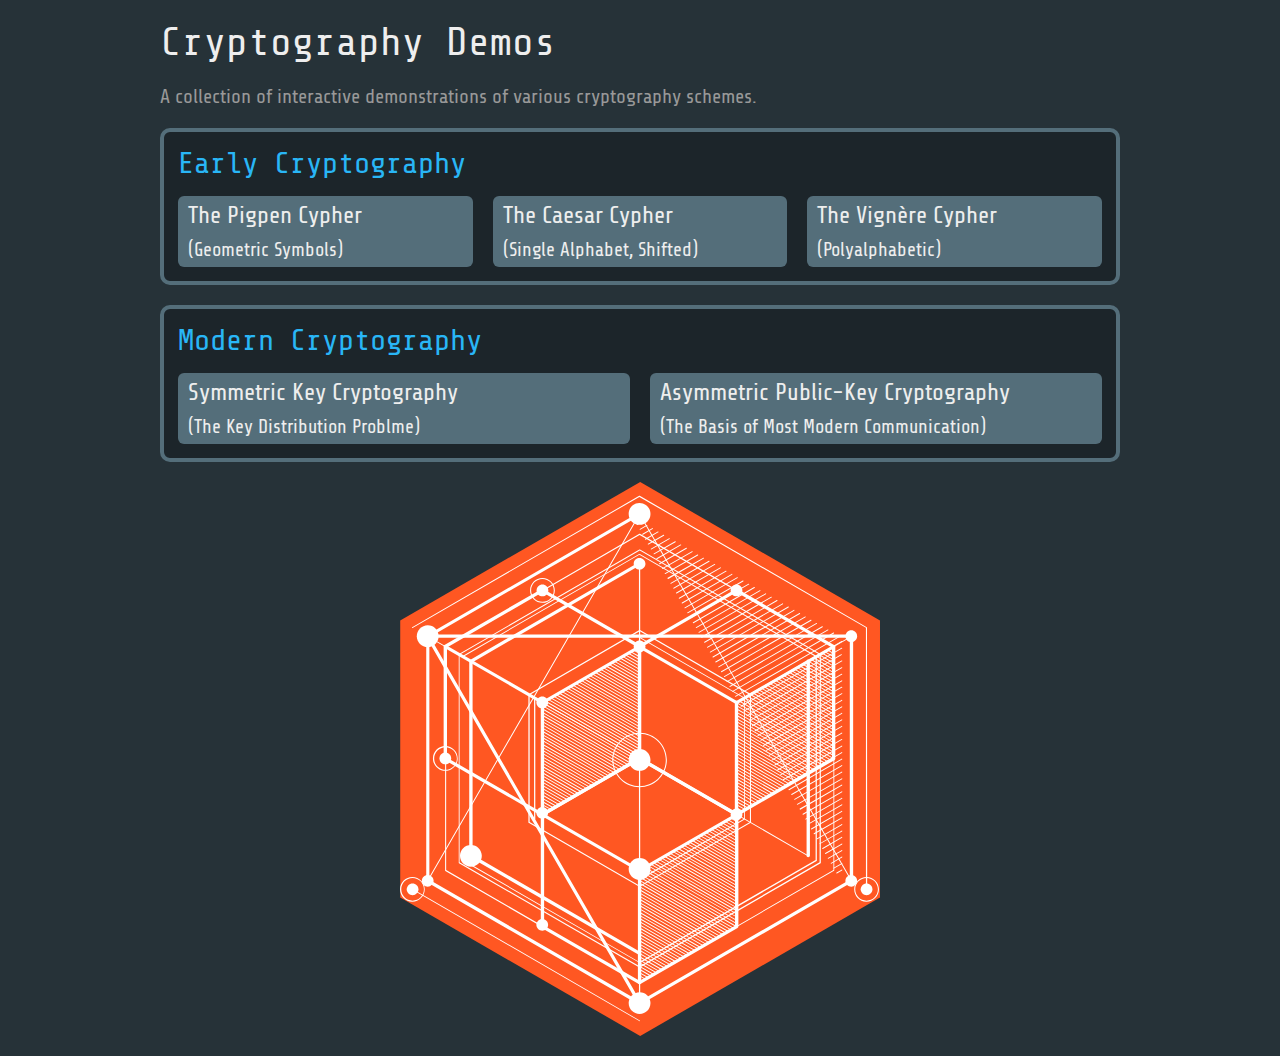
<file: index.html>
<!doctype html>

<html lang="en">

<head>
    <meta charset="utf-8">
    <meta name="viewport" content="width=device-width, initial-scale=1">
    <title>Cryptography Demos</title>
    <link rel="stylesheet" href="css/reset.css">
    <link rel="stylesheet" href="css/styles.css">
</head>

<body class="home">

    <header id="mainheader">
        <h1>Cryptography Demos</h1>
        <p class="sub-heading">A collection of interactive demonstrations of various cryptography schemes.</p>
    </header>

    <nav id="mainnav">

        <section id="basic-schemes" class="group">
            <h2>Early Cryptography</h2>
            <ul>
                <li><a href="pigpen.html">The Pigpen Cypher <span class="note">(Geometric Symbols)</span></a></li>
                <li><a href="caesar.html">The Caesar Cypher <span class="note">(Single Alphabet, Shifted)</span></a></li>
                <li><a href="vignere.html">The Vignère Cypher <span class="note">(Polyalphabetic)</span></a></li>
            </ul>
        </section>

        <section id="modern-schemes" class="group">
            <h2>Modern Cryptography</h2>
            <ul>
                <li><a href="symmetric.html">Symmetric Key Cryptography <span class="note">(The Key Distribution Problme)</span></a></li>
                <li><a href="asymmetric.html">Asymmetric Public-Key Cryptography <span class="note">(The Basis of Most Modern Communication)</span></a></li>
            </ul>
        </section>

    </nav>

    <main>
        <img src="images/cryptography.svg" alt="Crypto Symbol">
    </main>

</body>

</html>
</file>
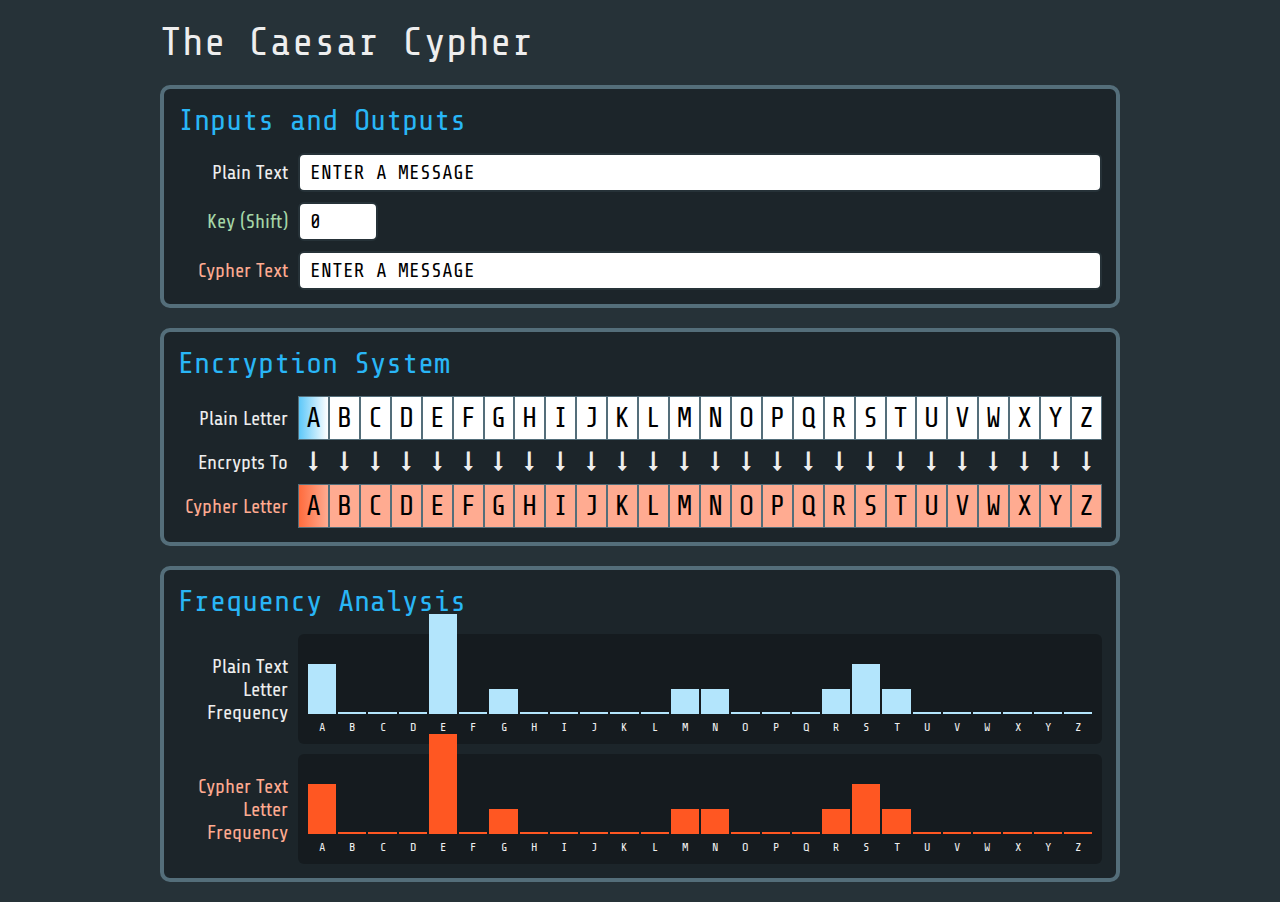
<file: caesar.html>
<!doctype html>

<html lang="en">

<head>
    <meta charset="utf-8">
    <meta name="viewport" content="width=device-width, initial-scale=1">
    <title>The Caesar Cypher</title>
    <link rel="stylesheet" href="css/reset.css">
    <link rel="stylesheet" href="css/fontello.css">
    <link rel="stylesheet" href="css/styles.css">
</head>

<body onload="setup( CAESAR );">

    <header id="mainheader">
        <h1>The Caesar Cypher</h1>

        <section id="inputs">
            <h2>Inputs and Outputs</h2>

            <div id="plaintext" class="group">
                <h3>Plain Text</h3>
                <input type="text" id="plaintext-text">
            </div>

            <div id="options" class="group">
                <h3 class="key">Key (Shift)</h3>
                <input type="number" id="key-value" value="0" min="0" max="25">
            </div>
        
            <div id="cyphertext" class="group">
                <h3 class="cypher">Cypher Text</h3>
                <input type="text" id="cyphertext-text">
            </div>
        </section>
    </header>

    <main>
        <section id="encryption">
            <h2>Encryption System</h2>
            
            <div id="crypt-plaintext" class="group block">
                <h3>Plain Letter</h3>
                <div id="plaintext-chars" class="grid"></div>
            </div>

            <div id="crypt-mapping" class="group block">
                <h3 id="mapping-direction">Encrypts To</h3>
                <div id="mapping" class="grid"></div>
            </div>

            <div id="crypt-cyphertext" class="group block">
                <h3 class="cypher">Cypher Letter</h3>
                <div id="cyphertext-chars" class="grid"></div>
            </div>
        </section>

        <section id="inputs">
            <h2>Frequency Analysis</h2>

            <div id="plaintext-freq" class="group">
                <h3>Plain Text Letter Frequency</h3>
                <div id="plaintext-chart" class="chart"></div>
            </div>

            <div id="cyphertext-freq" class="group">
                <h3 class="cypher">Cypher Text Letter Frequency</h3>
                <div id="cyphertext-chart" class="chart"></div>
            </div>
        </section>
    </main>

    <script src="js/crypt.js"></script>

</body>

</html>
</file>
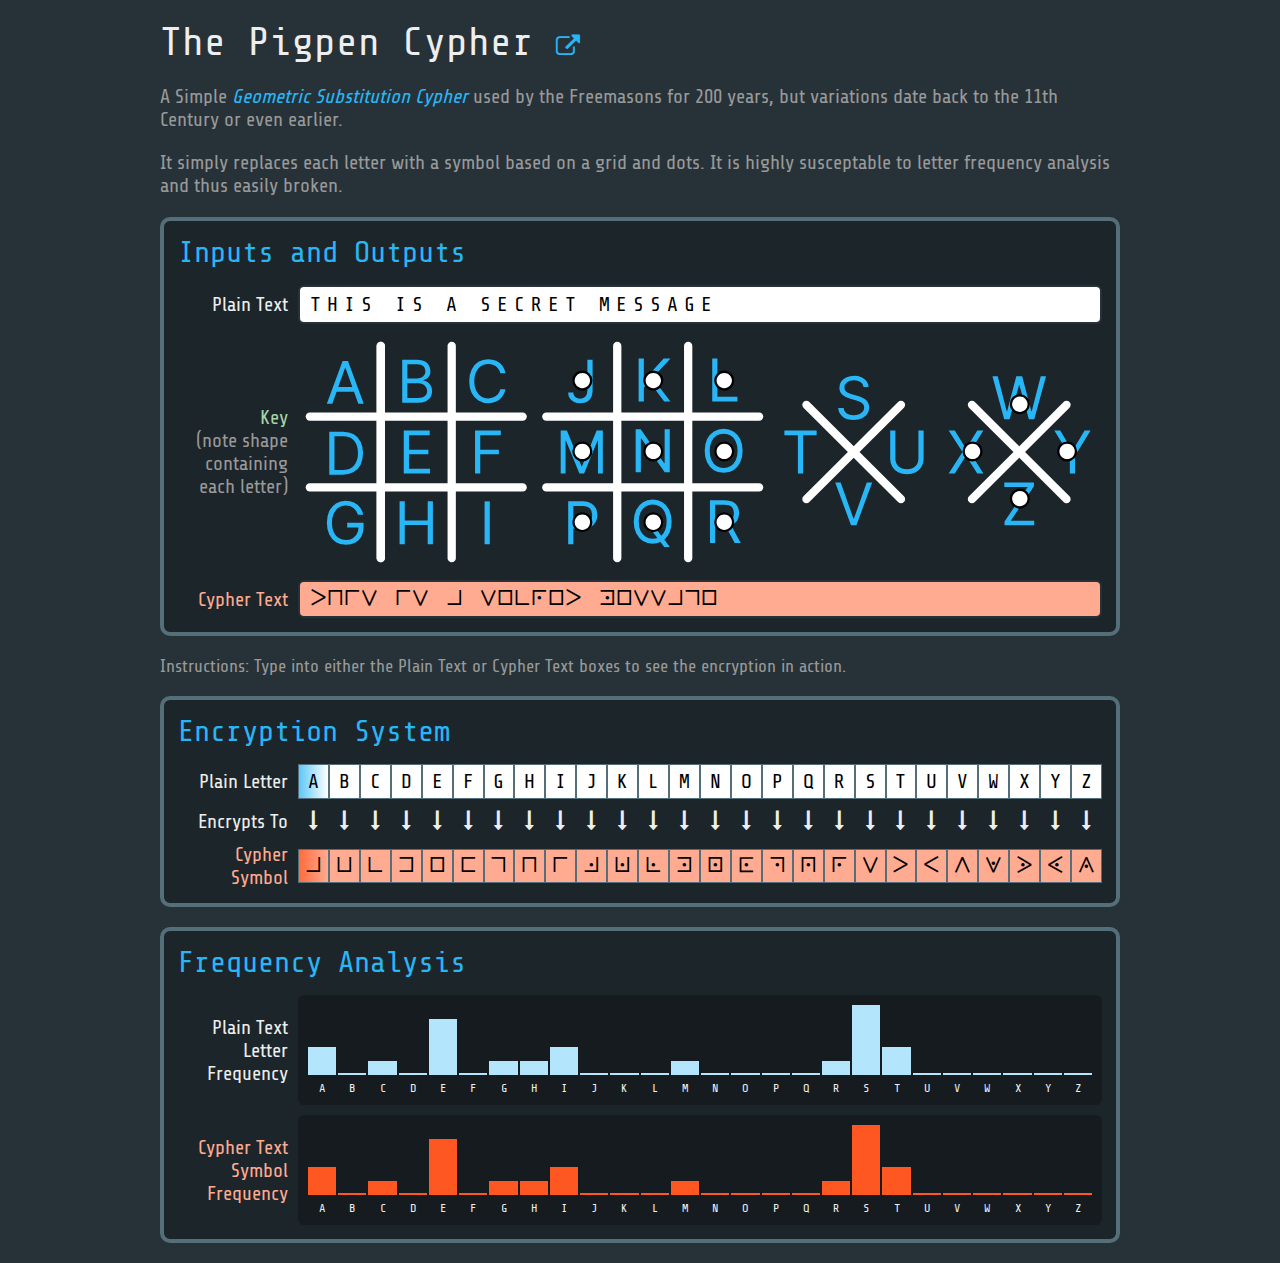
<file: pigpen.html>
<!doctype html>

<html lang="en">

<head>
    <meta charset="utf-8">
    <meta name="viewport" content="width=device-width, initial-scale=1">
    <title>The Pigpen Cypher</title>
    <link rel="stylesheet" href="css/reset.css">
    <link rel="stylesheet" href="css/fontello.css">
    <link rel="stylesheet" href="css/styles.css">
</head>

<body onload="setup( PIGPEN );">

    <header id="mainheader">
        <h1>The Pigpen Cypher <a target="_blank" href="https://en.wikipedia.org/wiki/Caesar_cipher"><i class="icon-link-ext"></i></a></h1>
        <p class="sub-heading">A Simple <em>Geometric Substitution Cypher</em> used by the Freemasons for 200 years, but variations date back to the 11th Century or even earlier.</p>
        <p class="sub-heading">It simply replaces each letter with a symbol based on a grid and dots. It is highly susceptable to letter frequency analysis and thus easily broken.</p>

        <section id="inputs">
            <h2>Inputs and Outputs</h2>

            <div id="plaintext" class="group">
                <h3>Plain Text</h3>
                <input type="text" id="plaintext-text" class="plaintext-text">
            </div>

            <div id="options" class="group">
                <h3 class="key">Key <span class="sub-heading">(note shape containing each letter)</span></h3>
                <img src="images/pigpen.svg" alt="Pigpen cypher symbols">
            </div>

            <div id="cyphertext" class="group">
                <h3 class="cypher">Cypher Text</h3>
                <input type="text" id="cyphertext-text" class="cyphertext-text">
            </div>
        </section>

        <p class="instruction">Instructions: Type into either the Plain Text or Cypher Text boxes to see the encryption in action.</p>
    </header>

    <main>
        <section id="encryption">
            <h2>Encryption System</h2>

            <div id="crypt-plaintext" class="group block">
                <h3>Plain Letter</h3>
                <div id="plaintext-chars" class="grid"></div>
            </div>

            <div id="crypt-mapping" class="group block">
                <h3 id="mapping-direction">Encrypts To</h3>
                <div id="mapping" class="grid"></div>
            </div>

            <div id="crypt-cyphertext" class="group block">
                <h3 class="cypher">Cypher Symbol</h3>
                <div id="cyphertext-chars" class="grid"></div>
            </div>
        </section>

        <section id="charts">
            <h2>Frequency Analysis</h2>

            <div id="plaintext-freq" class="group">
                <h3>Plain Text Letter Frequency</h3>
                <div id="plaintext-chart" class="chart"></div>
            </div>

            <div id="cyphertext-freq" class="group">
                <h3 class="cypher">Cypher Text Symbol Frequency</h3>
                <div id="cyphertext-chart" class="chart"></div>
            </div>
        </section>

        <script src="js/crypt-util.js"></script>
        <script src="js/crypt-simple.js"></script>
    </main>

</body>

</html>
</file>
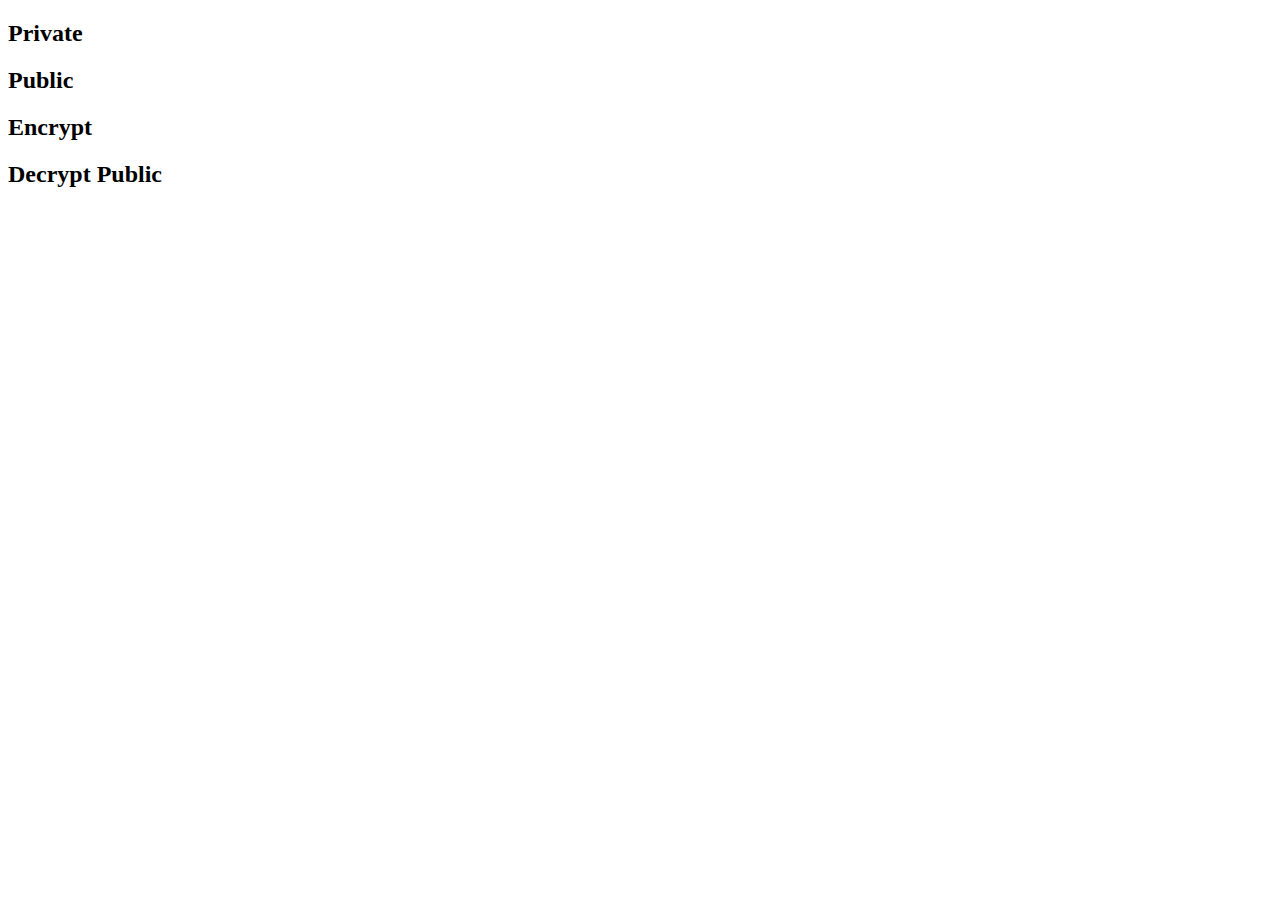
<file: test.html>
<!doctype html>

<html lang="en">

<head>
    <meta charset="utf-8">
    <meta name="viewport" content="width=device-width, initial-scale=1">
    <title>CRYPT</title>
</head>

<body>

    <h2>Private</h2>
    <p id="private" style="max-width:100%; word-break:break-all; font-family: monospace; font-size: 0.5rem;"></p>
    
    <h2>Public</h2>
    <p id="public" style="max-width:100%; word-break:break-all; font-family: monospace; font-size: 0.5rem;"></p>
    
    <h2>Encrypt</h2>
    <p id="cypher" style="max-width:100%; word-break:break-all; font-family: monospace;"></p>

    <h2>Decrypt Public</h2>
    <p id="plain" style="max-width:100%; word-break:break-all; font-family: monospace;"></p>

    <script>
        let publicKey = null;
        let privateKey = null;
        let message = 'Hello World!';
        let enc = new TextEncoder();
        let messageUTF8 = enc.encode(message);

        go();

        async function exportCryptoKey(key, method, output) {
            const exported = await window.crypto.subtle.exportKey(
                method,
                key
            );
            const buffer = new Uint8Array(exported);

            console.log('exported: ' + output);
            console.log(buffer);

            const out = document.getElementById(output);
            out.textContent = '';

            buffer.forEach(byte => {
                out.textContent += byte.toString(16).toUpperCase().padStart(2, '0');
            });
        }

        async function encrypt( plain, key ) {
            const encrypted = await window.crypto.subtle.encrypt(
                {
                    name: "RSA-OAEP"
                },
                key,
                plain
            );

            const buffer = new Uint8Array(encrypted);

            console.log('encrypted');
            console.log(buffer);

            const out = document.getElementById('cypher');
            out.textContent = '';

            buffer.forEach(byte => {
                out.textContent += byte.toString(16).toUpperCase().padStart(2, '0');
            });

            return encrypted;
        }
    

        async function decrypt( cypher, key ) {
            const decrypted = await window.crypto.subtle.decrypt(
                {
                    name: "RSA-OAEP"
                },
                key,
                cypher
            );

            const buffer = new Uint8Array(decrypted);

            console.log('decrypted');
            console.log(buffer);

            const out = document.getElementById('plain');
            out.textContent = '';

            buffer.forEach(byte => {
                out.textContent += String.fromCharCode( byte );
            });
        }
    
        async function go() {
            let keyPair = await window.crypto.subtle.generateKey(
                {
                    name: "RSA-OAEP",  // AES-CTR for symmetric
                    modulusLength: 4096,
                    publicExponent: new Uint8Array([1, 0, 1]),
                    hash: "SHA-256"
                },
                true,
                ["encrypt", "decrypt"]
            );
            
            privateKey = keyPair.privateKey;
            publicKey  = keyPair.publicKey;
            
            console.log(privateKey);
            console.log(publicKey);

            await exportCryptoKey(publicKey, 'spki', 'public');
            await exportCryptoKey(privateKey, 'pkcs8', 'private');

            const cypherTextBytes = await encrypt( messageUTF8, publicKey );
            const plainTextBytes = await decrypt(cypherTextBytes, privateKey);
            

            // TODO: export in PEM format
            // TODO: import from PEM format if possible
            
            publicKey.type = 'private';
            publicKey.usages[0] = 'decrypt';
            await decrypt(cypherTextBytes, publicKey);


        }




    </script>

</body>

</html>
</file>
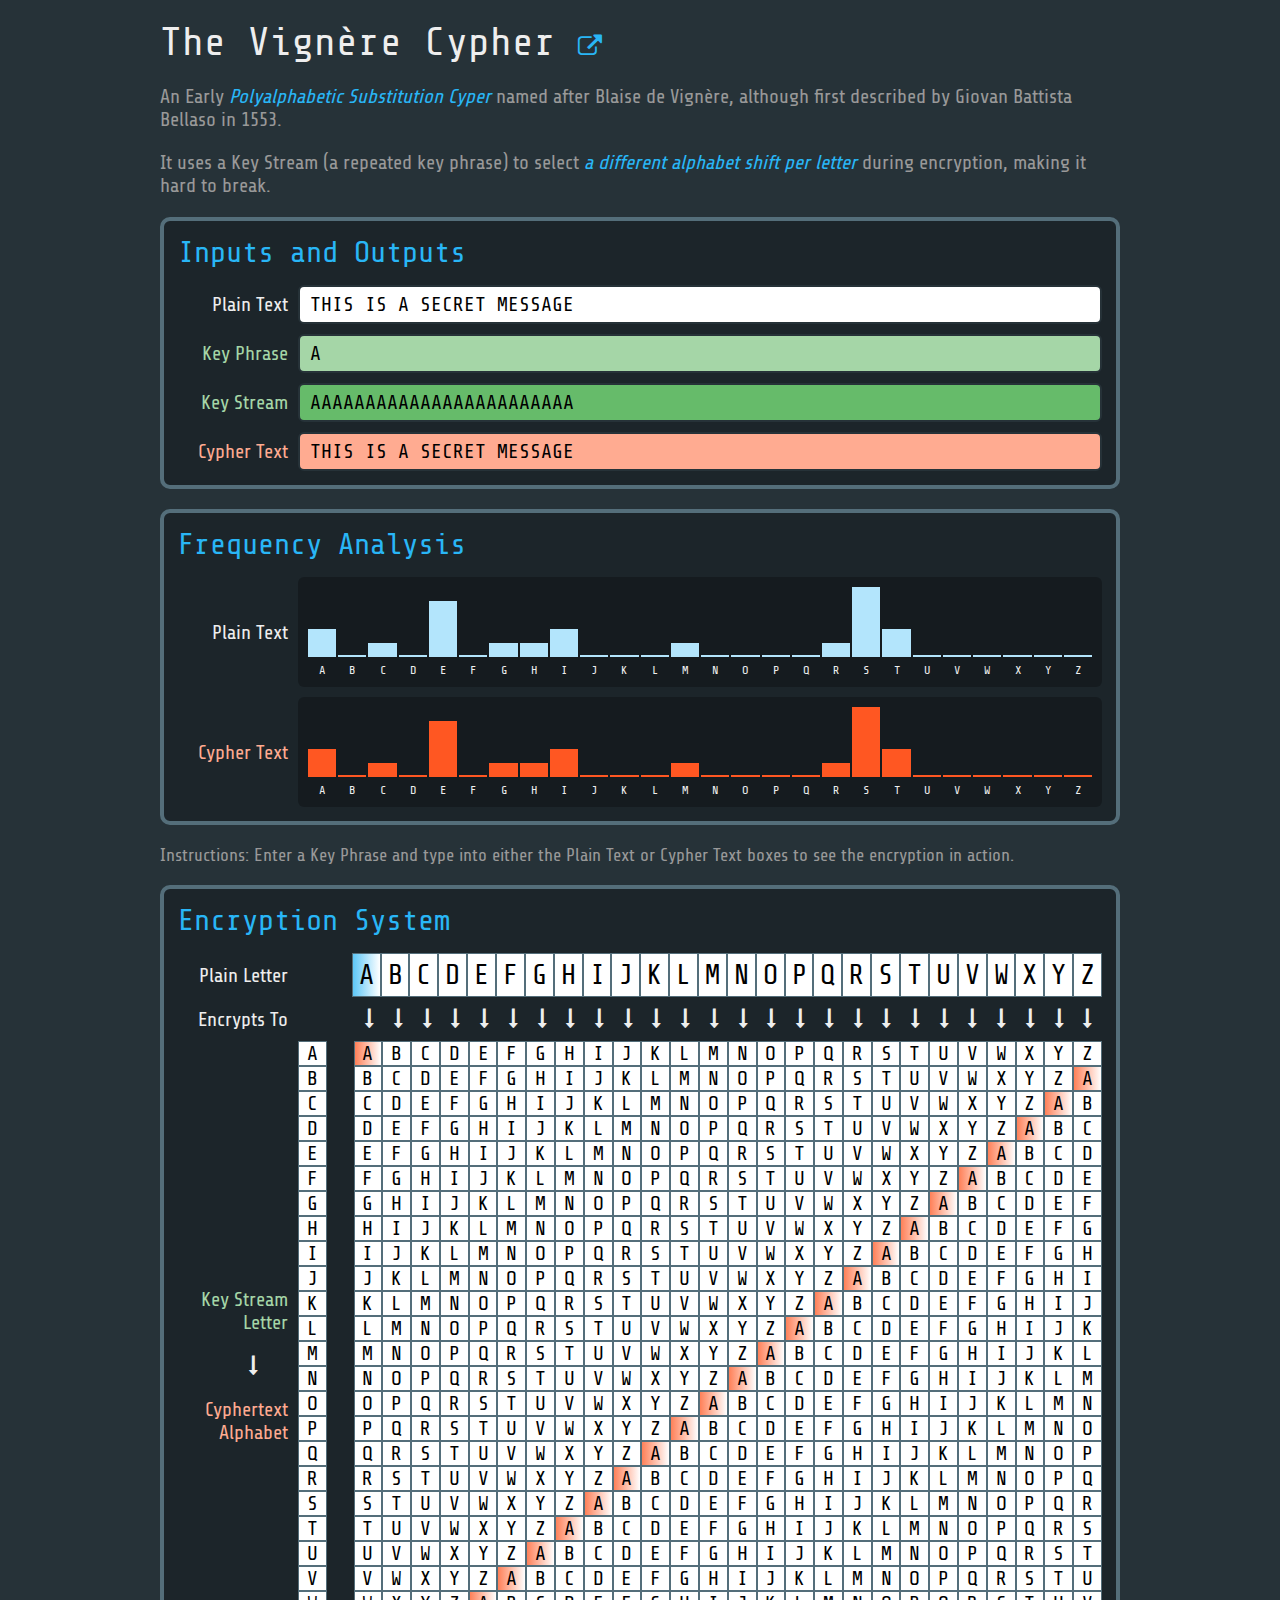
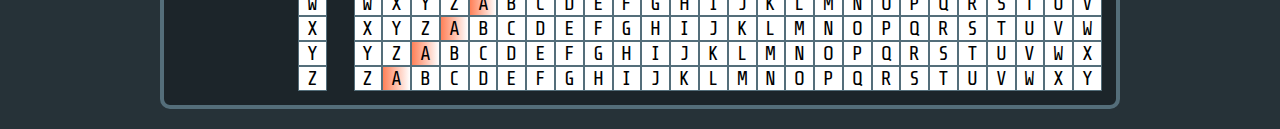
<file: vignere.html>
<!doctype html>

<html lang="en">

<head>
    <meta charset="utf-8">
    <meta name="viewport" content="width=device-width, initial-scale=1">
    <title>The Vignère Cypher</title>
    <link rel="stylesheet" href="css/reset.css">
    <link rel="stylesheet" href="css/fontello.css">
    <link rel="stylesheet" href="css/styles.css">
</head>

<body onload="setup( VIGNERE );">

    <header id="mainheader">
        <h1>The Vignère Cypher <a target="_blank" href="https://en.wikipedia.org/wiki/Vigen%C3%A8re_cipher"><i class="icon-link-ext"></i></a></h1>
        <p class="sub-heading">An Early <em>Polyalphabetic Substitution Cyper</em> named after Blaise de Vignère, although first described by Giovan Battista Bellaso in 1553.</p>
        <p class="sub-heading">It uses a Key Stream (a repeated key phrase) to select <em>a different alphabet shift per letter</em> during encryption, making it hard to break.</p>

        <section id="inputs">
            <h2>Inputs and Outputs</h2>

            <div id="plaintext" class="group">
                <h3>Plain Text</h3>
                <input type="text" id="plaintext-text" class="plaintext-text">
            </div>

            <div id="options" class="group">
                <h3 class="key">Key Phrase</h3>
                <input type="text" id="key-text" class="key-text">
            </div>

            <div id="options" class="group">
                <h3 class="key">Key Stream</h3>
                <input type="text" id="key-stream" class="key-stream" disabled>
            </div>

            <div id="cyphertext" class="group">
                <h3 class="cypher">Cypher Text</h3>
                <input type="text" id="cyphertext-text" class="cyphertext-text">
            </div>
        </section>

        <section id="charts">
            <h2>Frequency Analysis</h2>

            <div id="plaintext-freq" class="group">
                <h3>Plain Text</h3>
                <div id="plaintext-chart" class="chart"></div>
            </div>

            <div id="cyphertext-freq" class="group">
                <h3 class="cypher">Cypher Text</h3>
                <div id="cyphertext-chart" class="chart"></div>
            </div>
        </section>

        <p class="instruction">Instructions: Enter a Key Phrase and type into either the Plain Text or Cypher Text boxes to see the encryption in action.</p>
    </header>

    <main>
        <section id="encryption">
            <h2>Encryption System</h2>

            <div id="crypt-plaintext" class="group block">
                <h3>Plain Letter</h3>
                <div id="plaintext-chars" class="grid"></div>
            </div>

            <div id="crypt-mapping" class="group block">
                <h3 id="mapping-direction">Encrypts To</h3>
                <div id="mapping" class="grid"></div>
            </div>

            <div id="crypt-cyphertext" class="group block">
                <h3><span class="key">Key Stream Letter</span> <i class="icon-down"></i> <span class="cypher">Cyphertext Alphabet</span></h3>
                <div id="cyphertext-chars"></div>
            </div>
        </section>

        <script src="js/crypt-util.js"></script>
        <script src="js/crypt-simple.js"></script>
    </main>

</body>

</html>
</file>
<file: css/styles.css>
/*** FONTS ********************************************************/

@import url('https://fonts.googleapis.com/css2?family=Share+Tech&family=Share+Tech+Mono&display=swap');

@font-face {
    font-family: "PigPen";
    src: url("../font/pigpen.otf") format("opentype");
}


/*** THEME ********************************************************/

:root {
    --back:      #263238;
    --back-high: #00000040;
    
    --text:     #eee;
    --text-low: #999;
    --text-inv: #000;
    
    --accent: #29B6F6;
    
    --border:      #546E7A;
    --border-dark: #263238;

    --char-text:  #000;
    --char-back:  #fff;
    --char-high:  #FFEB3B;
    --char-first: #29B6F6c0;

    --cypher-back:  #FFAB91;
    --cypher-first: #FF5722c0;

    --key-back:    #A5D6A7;
    --stream-back: #66BB6A;
    --key-back-alt:    #80DEEA;
    --stream-back-alt: #26C6DA;

    --plain-bar:  #B3E5FC;
    --cypher-bar: #FF5722;

    --secret: #B71C1C;  
    --active: #FFEB3B;   
}


/*** OVERALL ********************************************************/

html {
    color: var(--text);
    background: var(--back);
    font-family: 'Share Tech Mono', monospace;
    font-size: 14px;
}


body {
    display: flex;
    flex-direction: column;
    align-items: flex-start;
    gap: 1rem;
    max-width: 50rem;
    min-height: 100vh;
    margin: 0 auto;
    padding: 1rem;
}

/*** HEADINGS and TEXT ********************************************************/

h1 {
    font-size: 2em;
}

h1 i {
    font-size: 0.6em;
}

h1 a { color: var(--accent); }
h1 a:active, h1 a:hover { color: var(--text); }

.sub-heading,
.instruction {
    display: block;
    font-family: 'Share Tech', sans-serif;
    font-size: 1rem;
    color: var(--text-low);
}

.sub-heading:hover,
.sub-heading:active,
.instruction:hover,
.instruction:active {
    color: var(--text);
}

.sub-heading em {
    color: var(--accent);
}

h2 {
    font-size: 1.5rem;
    color: var(--accent);
}

h3 {
    font-family: 'Share Tech', sans-serif;
}

#crypt-cyphertext h3 {
    display: flex;
    flex-direction: column;
    gap: 1rem;
}

#crypt-cyphertext h3 i {
    margin-right: 1.5rem;
}

.key     { color: var(--key-back); }
.key.alt { color: var(--key-back-alt); }
.cypher  { color: var(--cypher-back); }

.instruction {
    font-size: 0.9rem;
}


/*** MAIN ********************************************************/

main {
    width: 100%;
    display: flex;
    flex-direction: column;
    align-items: flex-start;
    justify-content: center;
    gap: 1rem;
}

body.home main {
    align-items: center;
}

body.home main img {
    width: 50%;
    height: auto;
}



/*** HEADER ********************************************************/

header {
    width: 100%;
    display: flex;
    flex-wrap: wrap;
    gap: 1rem;
    justify-content: space-between;
    align-items: center;
}


/*** NAV OPTIONS ********************************************************/

nav {
    width: 100%;
    display: flex;
    flex-direction: column;
    gap: 1rem;
}

nav ul {
    flex: 1;
    display: flex;
    gap: 1rem;
    align-items: stretch;
}

nav li {
    flex: 1;
}

nav a {
    display: block;
    padding: 0.3rem 0.5rem;
    background: var(--border);
    color: var(--text);
    text-decoration: none;
    border-radius: 0.3rem;
    font-size: 1.2rem;
    font-family: 'Share Tech', sans-serif;
}

nav a:hover,
nav a:active {
    background: var(--accent);
    /* color: var(--accent); */
}

nav .note {
    display: block;
    margin-top: 0.5rem;
    font-size: 0.8em;
}


/*** SECTIONS ********************************************************/

section {
    width: 100%;
    padding: 0.7rem;
    border: 4px solid var(--border);
    border-radius: 0.5rem;
    background: var(--back-high);
}

section h2 {
    margin-bottom: 0.8rem;
}

section .group {
    display: flex;
    flex-direction: column;
    gap: 0.5rem;
    align-items: stretch;
}

section .group:not(:last-of-type) {
    margin-bottom: 0.5rem;
}

body:is(.scheme-symmetric, .scheme-asymmetric) section .group:not(:last-of-type) {
    margin-bottom: 1rem;
}

section .group h3 {
    font-size: 1rem;
}

#crypt-mapping h3 {
    display: none;
}

#crypt-cyphertext {
    flex-direction: column-reverse;
}

#options img {
    flex: 1;
}

#transmission {
    display: none;
}

#transmission :is(.icon-right, .icon-left) { display: none; }
#transmission :is(.icon-up, .icon-down)    { display: inline; }

body:is(.scheme-symmetric, .scheme-asymmetric) #transmission {
    display: flex;
    flex-direction: row;
    justify-content: center;
    gap: 1rem;
    padding: 0;
    border: none;
    background: none;
    font-size: 4rem;
    color: var(--border);
    text-align: center;
}

body:is(.scheme-symmetric, .scheme-asymmetric) #transmission.sending {
    color: var(--char-high);
}



/*** INPUTS ********************************************************/

input,
textarea {
    font-size: inherit;
    font-family: inherit;
    padding: 0.3rem 0.5rem;
    border: 2px solid var(--border-dark);
    border-radius: 0.3rem;
    text-transform: uppercase;
    color: var(--text-inv);
}

body:is(.scheme-symmetric, .scheme-asymmetric) :is(input, textarea) {
    text-transform: none;
}

input:focus,
textarea:focus {
    outline: 4px solid var(--accent);
}

input[type="text"],
textarea {
    flex: 1;
}

input[type="number"] {
    width: 4rem;
    /* padding: 0.1rem 0.2rem; */
}

.plaintext-text       { background: var(--char-back); }
.cyphertext-text      { background: var(--cypher-back); }
.key-value, .key-text { background: var(--key-back); }
.key-value.alt        { background: var(--key-back-alt); }
.key-stream           { background: var(--stream-back);  }
.key-stream.alt       { background: var(--stream-back-alt);  }

textarea:is(.key-value, .key-stream) { height: 3.5rem; word-break: break-all; }
textarea.cyphertext-text             { height: 5.5rem; word-break: break-all; }
textarea.plaintext-text              { height: 3.5rem; }

:is(input, textarea):is(.sending, .receiving),
:is(input, textarea).alt:is(.sending, .receiving) {
    background: var(--active);
}

:is(.plaintext-text, .cyphertext-text, .key-value, .key-stream).using { 
    background: var(--active); 
}

textarea:placeholder-shown,
textarea.alt:placeholder-shown {
    background: var(--back-high);
    color: var(--border);
}

.privatekey {
    position: relative;
}

.privatekey textarea {
    border-color: var(--secret);
}

.privatekey::before {
    content: '\e800';
    position: absolute;
    top: 0.3rem;
    right: 5.5rem;
    font-family: "fontello";
    font-size: 3rem;
    display: block;
    width: 1em;
    text-align: center;
    line-height: 1em;
    -webkit-font-smoothing: antialiased;
    -moz-osx-font-smoothing: grayscale;
    color: var(--secret);
    /* text-shadow: 0 0.1rem 0rem #00000040; */
}


/*** ACTION BUTTONS ********************************************************/

.actions {
    display: flex;
    flex-direction: column;
    justify-content: flex-start;
    gap: 0.5rem;
}

.actions button {
    min-width: 5rem;
    font-size: 1rem;
    font-family: 'Share Tech', sans-serif;
    background: var(--border);
    color: var(--text);
    border: none;
    border-radius: 0.3rem;
    padding: 0.2rem 0.5rem;
    cursor: pointer;
}

.actions button:hover,
.actions button:active {
    background: var(--accent);
}


/*** CHARS ********************************************************/

.scheme-vignere #cyphertext-chars {
    flex: 1;
    flex-direction: column;
}

.row {
    flex: 1;
    display: flex;
    align-items: center;
}

.grid {
    flex: 1;
    display: flex;
}

.grid span {
    flex: 1;
    display: block;
    text-align: center;
}

.char {
    font-size: 1.4rem;
    padding: 0.25rem 0;
    color: var(--char-text);
    background: var(--char-back);
    border: 1px solid var(--border);
}

#cyphertext-chars .char { background: var(--cypher-back); }
.scheme-vignere #cyphertext-chars .char { background: var(--char-back); }

#plaintext-chars .char.start { background: var(--char-back) linear-gradient( to right, var(--char-first) 0%, var(--char-back) 100% ); }
#cyphertext-chars .char.start { background: var(--cypher-back) linear-gradient( to right, var(--cypher-first) 0%, var(--cypher-back) 100% ); }
.scheme-vignere #cyphertext-chars .char.start { background: var(--char-back) linear-gradient( to right, var(--cypher-first) 0%, var(--char-back) 100% ); }

#mapping span > i {
    display: none;
}

#mapping span > i.active {
    display: block;
}


.scheme-vignere .row .char {
    font-size: 1rem;
    padding: 0;
}

.scheme-vignere #cyphertext-chars .row.highlight .char {
    background: var(--cypher-back);
    font-size: 1.4rem;
    padding: 0.2rem 0;
}

#plaintext-chars .char.highlight,
#cyphertext-chars .char.highlight,
.scheme-vignere #cyphertext-chars .row.highlight .char.highlight {
    background: var(--char-high);
}

.char.highlight,
.scheme-vignere .row.highlight .char.highlight,
.scheme-vignere .row.highlight .char:first-of-type {
    font-weight: bold;
}

.scheme-vignere #cyphertext-chars .row.highlight .char:first-of-type {
    background: var(--stream-back);
}

#mapping .highlight {
    color: var(--char-high);
}


.scheme-pigpen #plaintext-text {
    letter-spacing: 0.3rem;
}


.scheme-pigpen #cyphertext-text,
.scheme-pigpen #cyphertext-chars {
    font-family: 'PigPen', monospace;
}

.scheme-pigpen .char {
    font-size: 1rem;
}



/*** CHARTS ********************************************************/

.chart {
    height: 5.5rem;
    flex: 1;
    padding: 0.5rem;
    border-radius: 0.3rem;
    background: var(--back-high);
    display: flex;
    flex-direction: column;
    justify-content: flex-end;
    gap: 0.3rem;
}

body:is(.scheme-symmetric, .scheme-asymmetric) .chart {
    height: 6.5rem;
}

.chart > div {
    display: flex;
    gap: 2px;
    align-items: flex-end;
}

.chart label,
.chart .bar {
    display: block;
    flex: 1;
}

.chart label {
    font-size: 0.6rem;
    text-align: center;
}

body:is(.scheme-symmetric, .scheme-asymmetric) .chart label {
    font-size: 0.5rem;
}

.chart .bar {
    background-color: var(--plain-bar);
    min-height: 2px;
}

#cyphertext-chart .bar {
    background-color: var(--cypher-bar);
}



/*** ICON TWEAKS ********************************************************/

[class^="icon-"]::before, 
[class*=" icon-"]::before {
    width: auto;
    margin-right: 0;
    line-height: 1.2em;
    margin-left: 0;
    font-size: 100%;
}



/*** RESPONSIVE ********************************************************/

@media screen and (min-width: 35rem) {
    html {
        font-size: 20px;
    }
}


@media screen and (min-width: 50rem) {
    section .group {
        flex-direction: row;
        align-items: center;
    }

    body:is(.scheme-symmetric, .scheme-asymmetric) section .group {
        align-items: flex-start;
    }

    section .group h3 {
        width: 5.5rem;
        text-align: right;
    }

    section img,
    section input[type="text"] {
        width: calc(100% - 6rem);
    }

    #crypt-mapping h3 {
        display: block;
    }

    #crypt-cyphertext {
        flex-direction: row;
    }
}


@media screen and (min-width: 90rem) {
    body {
        max-width: unset;
        margin: 0 2rem;
    }

    body.home {
        flex-direction: row;
        gap: 2rem;
        align-items: center;
    }

    body:not(:is(.home, .scheme-symmetric, .scheme-asymmetric)) {
        flex-direction: row;
        gap: 1rem;
        align-items: flex-start;
    }

    nav {
        flex-direction: row;
        flex: 1;
    }

    nav ul {
        flex-direction: column;
    }

    body.home header { width: 20%; }
    body.home main   { width: 15%; }
    
    body.home main img {
        width: 100%;
    }    

    body:is(.scheme-symmetric, .scheme-asymmetric) header {
        flex-wrap: nowrap;
        align-items: flex-start;
        gap: 2rem;
    }
    
    body:is(.scheme-symmetric, .scheme-asymmetric) header h1 {
        min-width: 30%;
    }
    
    body:is(.scheme-symmetric, .scheme-asymmetric) main {
        margin-top: 1rem;
        flex-direction: row;
        flex-wrap: wrap;
        align-items: flex-start;
        justify-content: flex-end;
    }

    body:is(.scheme-symmetric, .scheme-asymmetric) main section {
        width: 45%;
    }

    body:is(.scheme-symmetric, .scheme-asymmetric) #user-A       { order: 1; flex: 1; }
    body:is(.scheme-symmetric, .scheme-asymmetric) #user-B       { order: 3; }
    body:is(.scheme-symmetric, .scheme-asymmetric) #user-E       { order: 5; }
    body:is(.scheme-symmetric, .scheme-asymmetric) #transmission { order: 2; width: auto; align-self: center;}
    body:is(.scheme-symmetric, .scheme-asymmetric) #charts       { order: 4; flex: 1; margin-right: 5rem; }

    body:is(.scheme-symmetric, .scheme-asymmetric) #transmission {
        flex-direction: column;
    }

    #transmission :is(.icon-right, .icon-left) { display: inline; }
    #transmission :is(.icon-up, .icon-down)    { display: none; }

    #encryption {
        min-width: 40rem;
    }
}
</file>
<file: css/fontello.css>
@font-face {
  font-family: 'fontello';
  src: url('../font/fontello.eot?41317094');
  src: url('../font/fontello.eot?41317094#iefix') format('embedded-opentype'),
       url('../font/fontello.woff2?41317094') format('woff2'),
       url('../font/fontello.woff?41317094') format('woff'),
       url('../font/fontello.ttf?41317094') format('truetype'),
       url('../font/fontello.svg?41317094#fontello') format('svg');
  font-weight: normal;
  font-style: normal;
}
/* Chrome hack: SVG is rendered more smooth in Windozze. 100% magic, uncomment if you need it. */
/* Note, that will break hinting! In other OS-es font will be not as sharp as it could be */
/*
@media screen and (-webkit-min-device-pixel-ratio:0) {
  @font-face {
    font-family: 'fontello';
    src: url('../font/fontello.svg?41317094#fontello') format('svg');
  }
}
*/
[class^="icon-"]:before, [class*=" icon-"]:before {
  font-family: "fontello";
  font-style: normal;
  font-weight: normal;
  speak: never;

  display: inline-block;
  text-decoration: inherit;
  width: 1em;
  margin-right: .2em;
  text-align: center;
  /* opacity: .8; */

  /* For safety - reset parent styles, that can break glyph codes*/
  font-variant: normal;
  text-transform: none;

  /* fix buttons height, for twitter bootstrap */
  line-height: 1em;

  /* Animation center compensation - margins should be symmetric */
  /* remove if not needed */
  margin-left: .2em;

  /* you can be more comfortable with increased icons size */
  /* font-size: 120%; */

  /* Font smoothing. That was taken from TWBS */
  -webkit-font-smoothing: antialiased;
  -moz-osx-font-smoothing: grayscale;

  /* Uncomment for 3D effect */
  /* text-shadow: 1px 1px 1px rgba(127, 127, 127, 0.3); */
}

.icon-lock:before { content: '\e800'; } /* '' */
.icon-link-ext:before { content: '\f08e'; } /* '' */
.icon-down:before { content: '\f175'; } /* '' */
.icon-up:before { content: '\f176'; } /* '' */
.icon-left:before { content: '\f177'; } /* '' */
.icon-right:before { content: '\f178'; } /* '' */
</file>
